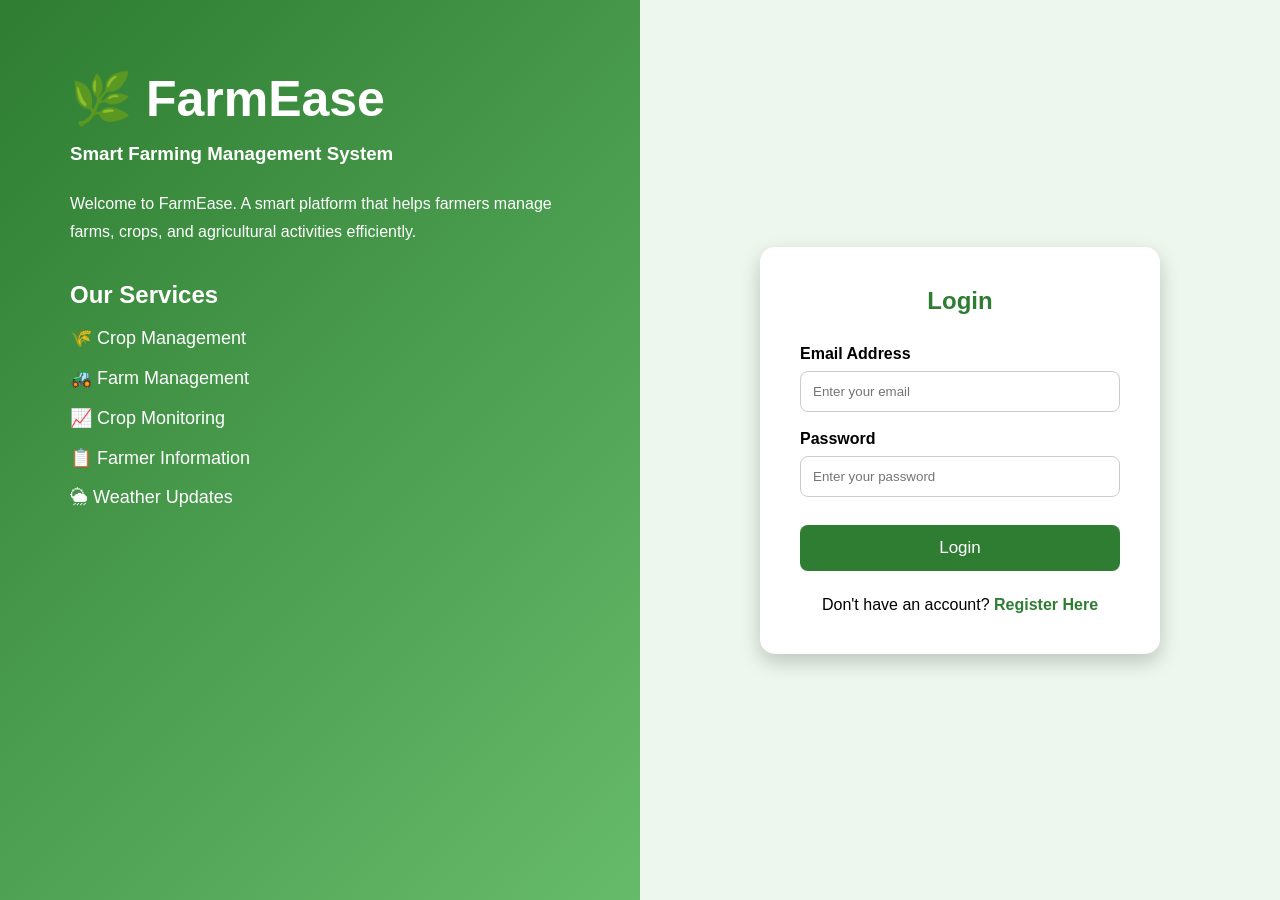
<file: index.html>
<!DOCTYPE html>
<html lang="en">
<head>
    <meta charset="UTF-8">
    <meta name="viewport" content="width=device-width, initial-scale=1.0">
    <title>FarmEase | Login</title>
    <link rel="stylesheet" href="style.css">
</head>
<body>

<div class="container">

    <div class="left-panel">
        <h1>🌿 FarmEase</h1>
        <h3>Smart Farming Management System</h3>

        <p>
            Welcome to FarmEase. A smart platform that helps farmers
            manage farms, crops, and agricultural activities efficiently.
        </p>

        <h2>Our Services</h2>

        <ul>
            <li>🌾 Crop Management</li>
            <li>🚜 Farm Management</li>
            <li>📈 Crop Monitoring</li>
            <li>📋 Farmer Information</li>
            <li>🌦 Weather Updates</li>
        </ul>

    </div>

    <div class="right-panel">

        <div class="login-box">

            <h2>Login</h2>

            <form>

                <label>Email Address</label>
                <input
                type="email"
                placeholder="Enter your email"
                required>

                <label>Password</label>
                <input
                type="password"
                placeholder="Enter your password"
                required>

                <button type="submit">
                    Login
                </button>

            </form>

            <p>
                Don't have an account?
                <a href="register.html">Register Here</a>
            </p>

        </div>

    </div>

</div>

<script src="script.js"></script>

</body>
</html>
</file>
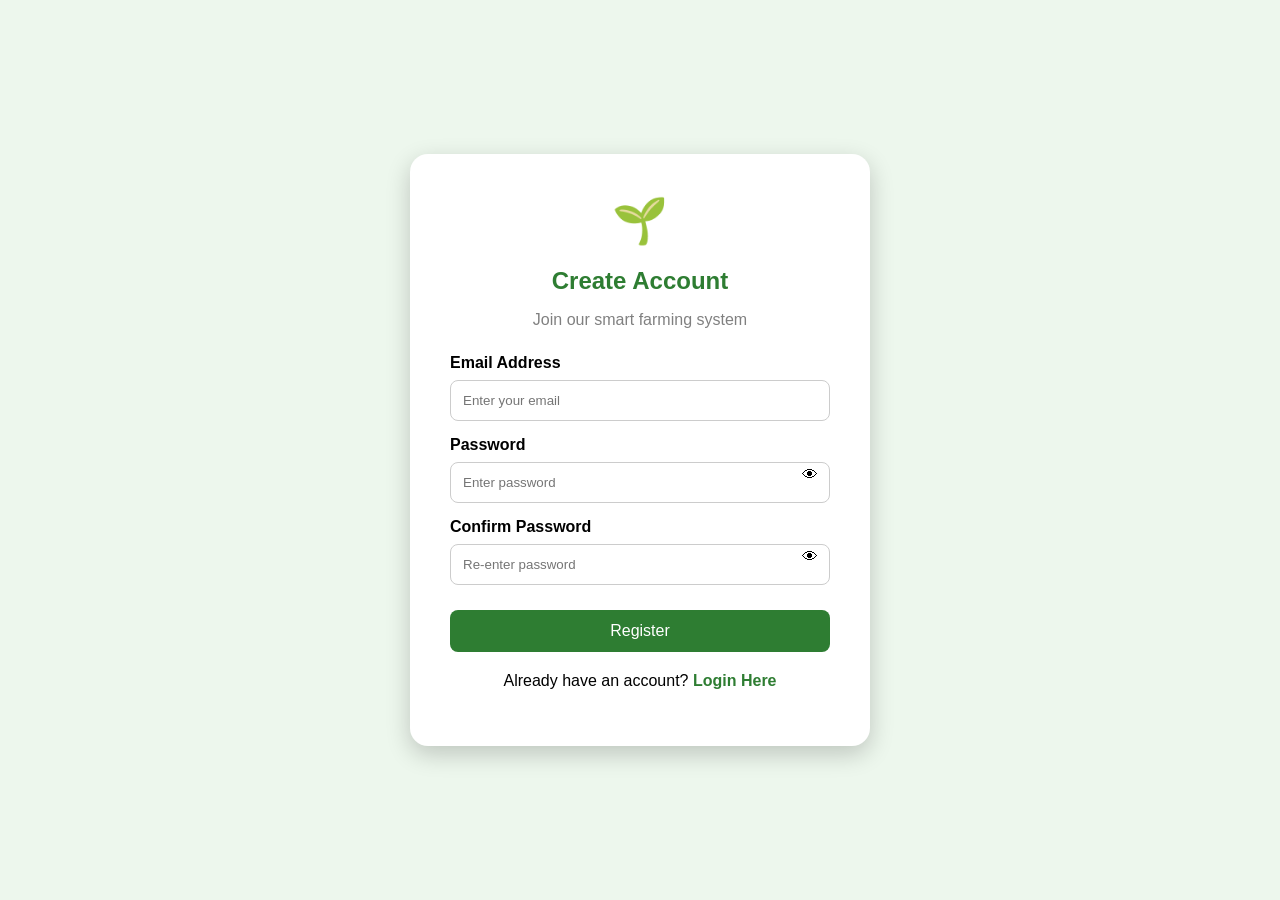
<file: register.html>
<!DOCTYPE html>
<html lang="en">

<head>
    <meta charset="UTF-8">
    <meta name="viewport" content="width=device-width, initial-scale=1.0">
    <title>Register - Farming System</title>

    <link rel="stylesheet" href="register.css">
</head>

<body>

    <div class="register-box">

        <div class="logo">
            🌱
        </div>

        <h2>Create Account</h2>
        <p class="subtitle">Join our smart farming system</p>


        <form id="registerForm">

            <label>Email Address</label>
            <input type="email" id="email" placeholder="Enter your email" required>


            <label>Password</label>

            <div class="password-box">
                <input type="password" id="password" placeholder="Enter password" required>

                <span onclick="showPassword('password')">
                    👁
                </span>
            </div>


            <label>Confirm Password</label>

            <div class="password-box">

                <input type="password" id="confirmPassword" placeholder="Re-enter password" required>

                <span onclick="showPassword('confirmPassword')">
                    👁
                </span>

            </div>


            <button type="submit">
                Register
            </button>


        </form>


        <p class="login-text">
            Already have an account?
            <a href="index.html">Login Here</a>
        </p>


    </div>


<script src="register.js"></script>

</body>
</html>
</file>
<file: style.css>
*{
    margin:0;
    padding:0;
    box-sizing:border-box;
    font-family:Arial, Helvetica, sans-serif;
}

body{

    background:#edf7ed;

}

.container{

    display:flex;
    height:100vh;

}

.left-panel{

    width:50%;
    background:linear-gradient(135deg,#2E7D32,#66BB6A);

    color:white;

    padding:70px;

}

.left-panel h1{

    font-size:50px;
    margin-bottom:15px;

}

.left-panel h3{

    margin-bottom:25px;

}

.left-panel p{

    line-height:28px;
    margin-bottom:35px;

}

.left-panel h2{

    margin-bottom:15px;

}

.left-panel ul{

    list-style:none;

}

.left-panel li{

    margin:18px 0;
    font-size:18px;

}

.right-panel{

    width:50%;

    display:flex;

    justify-content:center;

    align-items:center;

}

.login-box{

    width:400px;

    background:white;

    padding:40px;

    border-radius:15px;

    box-shadow:0 8px 20px rgba(0,0,0,.2);

}

.login-box h2{

    text-align:center;

    color:#2E7D32;

    margin-bottom:30px;

}

label{

    display:block;

    margin-top:18px;

    margin-bottom:8px;

    font-weight:bold;

}

input{

    width:100%;

    padding:12px;

    border:1px solid #ccc;

    border-radius:8px;

    outline:none;

}

input:focus{

    border:2px solid green;

}

button{

    width:100%;

    padding:13px;

    margin-top:28px;

    background:#2E7D32;

    color:white;

    border:none;

    border-radius:8px;

    font-size:17px;

    cursor:pointer;

}

button:hover{

    background:#1B5E20;

}

.login-box p{

    text-align:center;

    margin-top:25px;

}

.login-box a{

    color:#2E7D32;

    text-decoration:none;

    font-weight:bold;

}

.login-box a:hover{

    text-decoration:underline;

}
</file>
<file: register.css>
body {

    margin: 0;
    padding: 0;

    font-family: Arial, Helvetica, sans-serif;

    background: #edf7ed;

    height: 100vh;

    display: flex;
    justify-content: center;
    align-items: center;

}



.register-box {

    width: 380px;

    background: white;

    padding: 40px;

    border-radius: 18px;

    box-shadow: 0 8px 25px rgba(0,0,0,0.2);

    text-align: center;

}



.logo {

    font-size: 45px;

}



h2 {

    color: #2e7d32;

    margin-bottom: 5px;

}



.subtitle {

    color: gray;

    margin-bottom: 25px;

}



form {

    text-align: left;

}



label {

    display: block;

    margin-top: 15px;

    font-weight: bold;

}



input {

    width: 100%;

    padding: 12px;

    margin-top: 8px;

    border: 1px solid #ccc;

    border-radius: 8px;

    box-sizing: border-box;

}



.password-box {

    position: relative;

}



.password-box span {

    position: absolute;

    right: 12px;

    top: 12px;

    cursor: pointer;

}



button {

    width: 100%;

    margin-top: 25px;

    padding: 12px;

    background: #2e7d32;

    color: white;

    border: none;

    border-radius: 8px;

    font-size: 16px;

    cursor: pointer;

}



button:hover {

    background: #1b5e20;

}



.login-text {

    margin-top: 20px;

}



a {

    color: #2e7d32;

    text-decoration: none;

    font-weight: bold;

}
</file>
